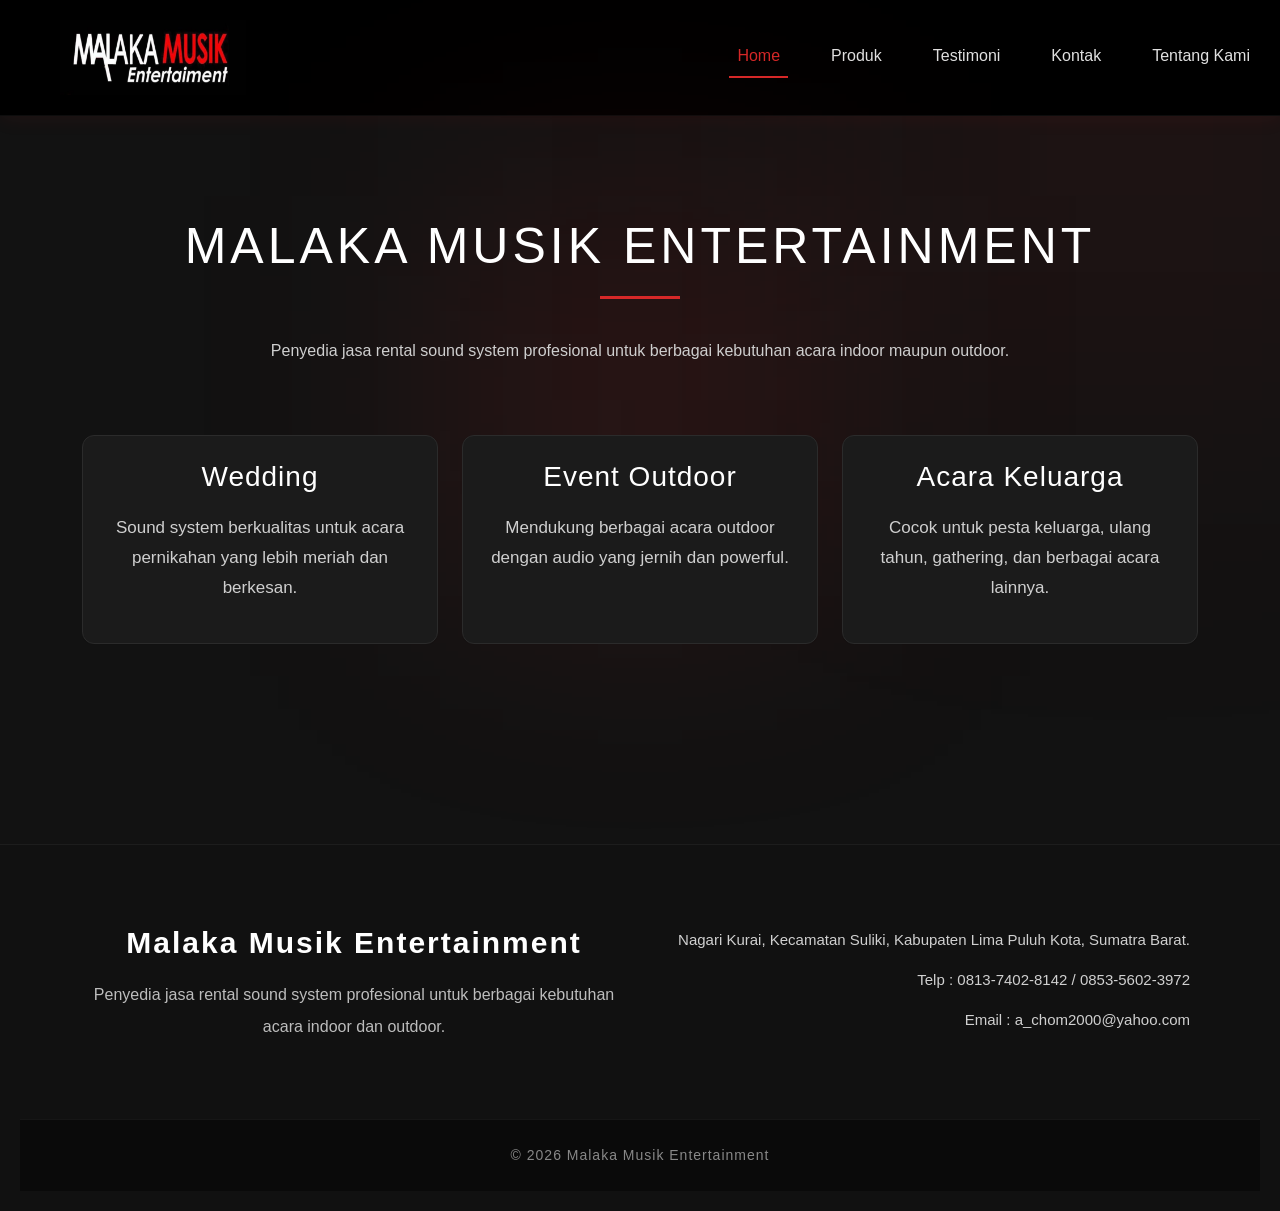
<file: home.html>
<!DOCTYPE html>
<html>
<head>
    <meta charset="UTF-8">
    <meta name="viewport" content="width=device-width, initial-scale=1">
    <title>Malaka Musik</title>
    <link href="https://cdn.jsdelivr.net/npm/bootstrap@5.3.2/dist/css/bootstrap.min.css" rel="stylesheet">
    <link rel="stylesheet" href="styles/styles.css">
</head>
<body>
    <nav class="navbar navbar-expand-lg custom-header">
        <div class="container-fluid">
            <a class="navbar-brand custom-logo" href="home.html">
                <img src="images/logo.jpeg" alt="Logo" width="186" height="74" class="ms-lg-5">
            </a>

            <button class="navbar-toggler" type="button" data-bs-toggle="collapse" data-bs-target="#navbarNav" aria-controls="navbarNav" aria-expanded="false" aria-label="Toggle navigation">
                <span class="navbar-toggler-icon"></span>
            </button>

            <div class="collapse navbar-collapse" id="navbarNav">
            <ul class="navbar-nav ms-auto custom-nav-links">
                <li class="nav-item">
                    <a class="nav-link active" href="home.html">Home</a>
                </li>
                <li class="nav-item">
                    <a class="nav-link" href="pages/produk.html">Produk</a>
                </li>
                <li class="nav-item">
                    <a class="nav-link" href="pages/testimoni.html">Testimoni</a>
                </li>
                <li class="nav-item">
                    <a class="nav-link" href="pages/kontak.html">Kontak</a>
                </li>
                <li class="nav-item">
                    <a class="nav-link" href="pages/about.html">Tentang Kami</a>
                </li>
            </ul>
            </div>
        </div>
    </nav>

    <section class="main-section">
        <div class="container text-center">
            <h1 class="section-title">MALAKA MUSIK ENTERTAINMENT</h1>
            <div class="line"></div>
            <p class="subtitle">Penyedia jasa rental sound system profesional untuk berbagai kebutuhan acara indoor maupun outdoor.</p>

            <div class="row g-4 mt-5">
                <div class="col-md-4">
                    <div class="custom-card p-4 h-100">
                        <h3 class="service-title">Wedding</h3>
                        <p class="service-text">Sound system berkualitas untuk acara pernikahan yang lebih meriah dan berkesan.                        </p>
                    </div>
                </div>

                <div class="col-md-4">
                    <div class="custom-card p-4 h-100">
                        <h3 class="service-title">Event Outdoor</h3>
                        <p class="service-text">Mendukung berbagai acara outdoor dengan audio yang jernih dan powerful.</p>
                    </div>
                </div>

                <div class="col-md-4">
                    <div class="custom-card p-4 h-100">
                        <h3 class="service-title">Acara Keluarga</h3>
                        <p class="service-text">Cocok untuk pesta keluarga, ulang tahun, gathering, dan berbagai acara lainnya.</p>
                    </div>
                </div>
            </div>
        </div>
    </section>

    <footer class="footer">
        <div class="container">
            <div class="footer-content">
                <div class="footer-left">
                    <h3 class="footer-title">Malaka Musik Entertainment</h3>
                    <p class="footer-text">Penyedia jasa rental sound system profesional untuk berbagai kebutuhan acara indoor dan outdoor.</p>
                </div>
                <div class="footer-right">
                    <p>Nagari Kurai, Kecamatan Suliki, Kabupaten Lima Puluh Kota, Sumatra Barat.</p>
                    <p>Telp : 0813-7402-8142 / 0853-5602-3972</p>
                    <p>Email : a_chom2000@yahoo.com</p>
                </div>
            </div>
        </div>
        <div class="footer-bottom">
            <p>© 2026 Malaka Musik Entertainment</p>
        </div>
    </footer>

    <script src="https://cdn.jsdelivr.net/npm/bootstrap@5.3.2/dist/js/bootstrap.bundle.min.js"></script>
</body>
</html>
</file>
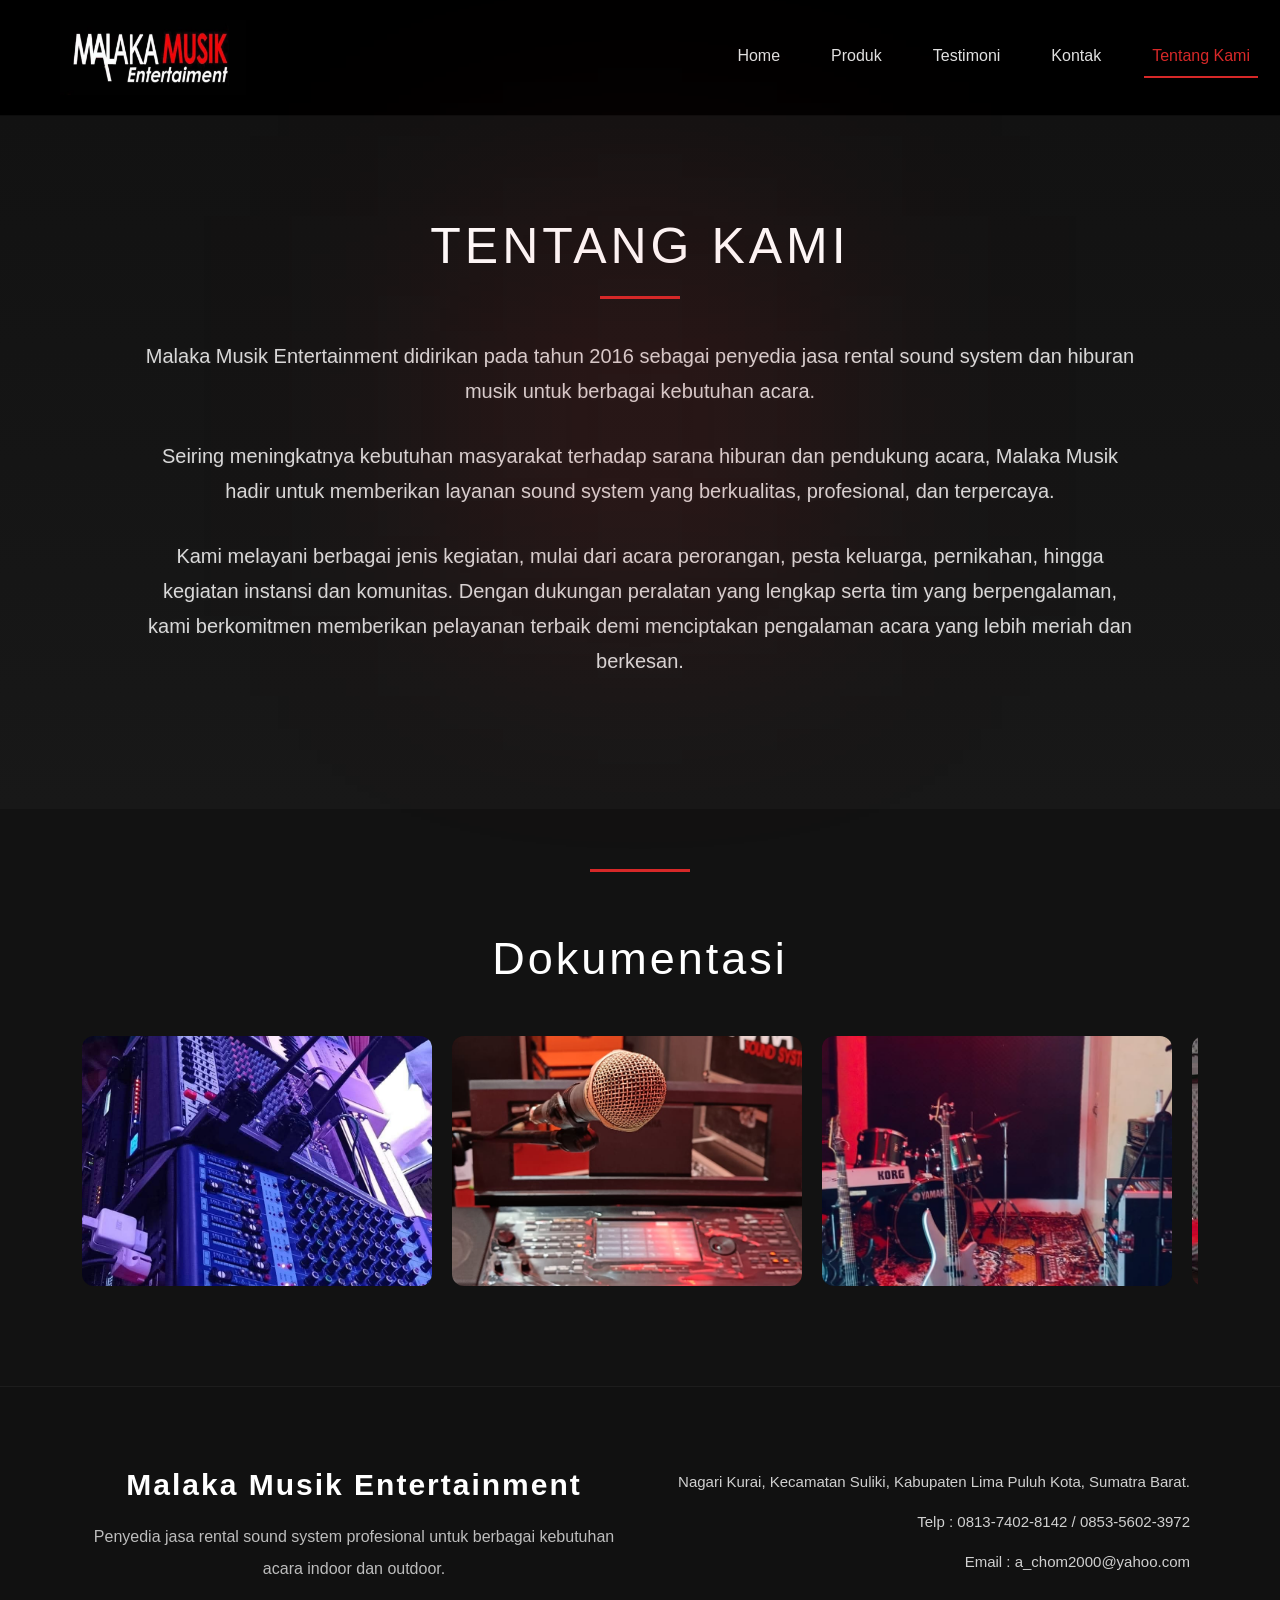
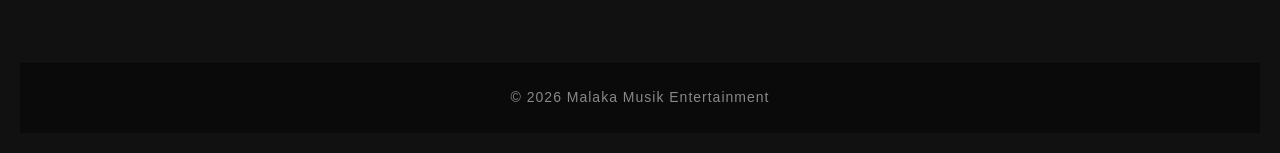
<file: pages/about.html>
<!DOCTYPE html>
<html lang="id">
<head>
    <meta charset="UTF-8">
    <meta name="viewport" content="width=device-width, initial-scale=1">
    <title>About Us - Malaka Musik</title>

    <link href="https://cdn.jsdelivr.net/npm/bootstrap@5.3.2/dist/css/bootstrap.min.css" rel="stylesheet">
    <link rel="stylesheet" href="../styles/styles.css">
</head>

<body>
    <nav class="navbar navbar-expand-lg custom-header">
        <div class="container-fluid">
            <a class="navbar-brand custom-logo" href="../home.html">
                <img src="../images/logo.jpeg" alt="Logo" width="186" height="74" class="ms-lg-5">
            </a>

            <button class="navbar-toggler" type="button" data-bs-toggle="collapse" data-bs-target="#navbarNav" aria-controls="navbarNav" aria-expanded="false" aria-label="Toggle navigation">
                <span class="navbar-toggler-icon"></span>
            </button>

            <div class="collapse navbar-collapse" id="navbarNav">
            <ul class="navbar-nav ms-auto custom-nav-links">
                <li class="nav-item">
                    <a class="nav-link" href="../home.html">Home</a>
                </li>
                <li class="nav-item">
                    <a class="nav-link" href="produk.html">Produk</a>
                </li>
                <li class="nav-item">
                    <a class="nav-link" href="testimoni.html">Testimoni</a>
                </li>
                <li class="nav-item">
                    <a class="nav-link" href="kontak.html">Kontak</a>
                </li>
                <li class="nav-item">
                    <a class="nav-link active" href="about.html">Tentang Kami</a>
                </li>
            </ul>
            </div>
        </div>
    </nav>
    <section class="about-section">
        <div class="container text-center">
            <h1 class="section-title">TENTANG KAMI</h1>
            <div class="line"></div>
            <p class="about-text">
                Malaka Musik Entertainment didirikan pada tahun 2016 sebagai penyedia jasa rental sound system dan hiburan musik untuk berbagai kebutuhan acara.
            </p>
            <p class="about-text">
                Seiring meningkatnya kebutuhan masyarakat terhadap sarana hiburan dan pendukung acara, Malaka Musik hadir untuk memberikan layanan sound system yang berkualitas, profesional, dan terpercaya.
            </p>
            <p class="about-text">
                Kami melayani berbagai jenis kegiatan, mulai dari acara perorangan, pesta keluarga, pernikahan, hingga kegiatan instansi dan komunitas. Dengan dukungan peralatan yang lengkap serta tim yang berpengalaman, kami berkomitmen memberikan pelayanan terbaik demi menciptakan pengalaman acara yang lebih meriah dan berkesan.
            </p>
        </div>
    </section>

    <section class="gallery-section">
        <div class="container">
            <div class="divider"></div>
            <h2 class="gallery-title text-center">Dokumentasi</h2>
            <div class="slider">
                <div class="slide-track">
                    <img src="../images/produk1.jpeg" class="gallery-img">
                    <img src="../images/produk2.jpeg" class="gallery-img">
                    <img src="../images/produk3.jpeg" class="gallery-img">
                    <img src="../images/produk4.jpeg" class="gallery-img">
                    <img src="../images/produk5.jpeg" class="gallery-img">
                    <img src="../images/produk6.jpeg" class="gallery-img">
                </div>
            </div>
        </div>
    </section>

    <footer class="footer">
        <div class="container">
            <div class="footer-content">
                <div class="footer-left">
                    <h3 class="footer-title">Malaka Musik Entertainment</h3>
                    <p class="footer-text">Penyedia jasa rental sound system profesional untuk berbagai kebutuhan acara indoor dan outdoor.</p>
                </div>
                <div class="footer-right">
                    <p>Nagari Kurai, Kecamatan Suliki, Kabupaten Lima Puluh Kota, Sumatra Barat.</p>
                    <p>Telp : 0813-7402-8142 / 0853-5602-3972</p>
                    <p>Email : a_chom2000@yahoo.com</p>
                </div>
            </div>
        </div>
        <div class="footer-bottom">
            <p>© 2026 Malaka Musik Entertainment</p>
        </div>
    </footer>

    <script src="https://cdn.jsdelivr.net/npm/bootstrap@5.3.2/dist/js/bootstrap.bundle.min.js"></script>
</body>
</html>
</file>
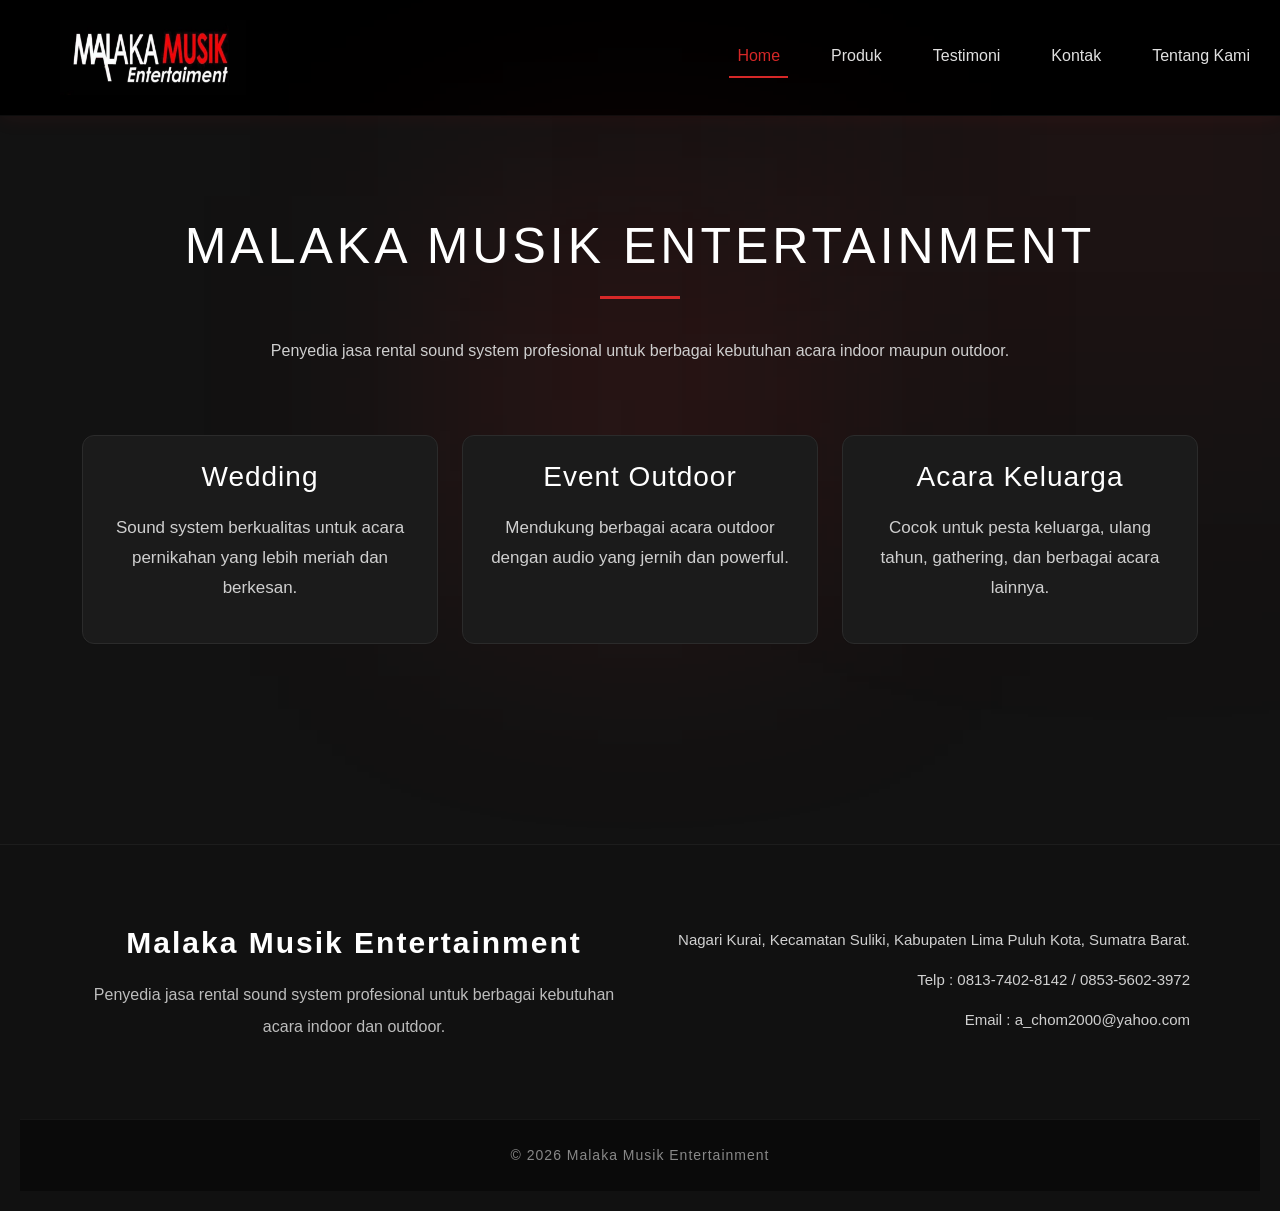
<file: pages/home.html>
<!DOCTYPE html>
<html>
<head>
    <title>Malaka Musik</title>
    <link href="https://cdn.jsdelivr.net/npm/bootstrap@5.3.2/dist/css/bootstrap.min.css" rel="stylesheet">
    <link rel="stylesheet" href="../styles/styles.css">
</head>
<body>
    <nav class="navbar navbar-expand-lg custom-header">
        <div class="container-fluid">
            <a class="navbar-brand custom-logo" href="home.html">
                <img src="../images/logo.jpeg" alt="Logo" width="186" height="74" class="ms-5">
            </a>

            <ul class="navbar-nav ms-auto custom-nav-links">
                <li class="nav-item">
                    <a class="nav-link active" href="home.html">Home</a>
                </li>
                <li class="nav-item">
                    <a class="nav-link" href="produk.html">Produk</a>
                </li>
                <li class="nav-item">
                    <a class="nav-link" href="testimoni.html">Testimoni</a>
                </li>
                <li class="nav-item">
                    <a class="nav-link" href="kontak.html">Kontak</a>
                </li>
                <li class="nav-item">
                    <a class="nav-link" href="about.html">Tentang Kami</a>
                </li>
            </ul>
        </div>
    </nav>

    <section class="main-section">
        <div class="container text-center">
            <h1 class="section-title">MALAKA MUSIK ENTERTAINMENT</h1>
            <div class="line"></div>
            <p class="subtitle">Penyedia jasa rental sound system profesional untuk berbagai kebutuhan acara indoor maupun outdoor.</p>

            <div class="row g-4 mt-5">
                <div class="col-md-4">
                    <div class="custom-card p-4 h-100">
                        <h3 class="service-title">Wedding</h3>
                        <p class="service-text">Sound system berkualitas untuk acara pernikahan yang lebih meriah dan berkesan.                        </p>
                    </div>
                </div>

                <div class="col-md-4">
                    <div class="custom-card p-4 h-100">
                        <h3 class="service-title">Event Outdoor</h3>
                        <p class="service-text">Mendukung berbagai acara outdoor dengan audio yang jernih dan powerful.</p>
                    </div>
                </div>

                <div class="col-md-4">
                    <div class="custom-card p-4 h-100">
                        <h3 class="service-title">Acara Keluarga</h3>
                        <p class="service-text">Cocok untuk pesta keluarga, ulang tahun, gathering, dan berbagai acara lainnya.</p>
                    </div>
                </div>
            </div>
        </div>
    </section>

    <footer class="footer">
        <div class="container">
            <div class="footer-content">
                <div class="footer-left">
                    <h3 class="footer-title">Malaka Musik Entertainment</h3>
                    <p class="footer-text">Penyedia jasa rental sound system profesional untuk berbagai kebutuhan acara indoor dan outdoor.</p>
                </div>
                <div class="footer-right">
                    <p>Nagari Kurai, Kecamatan Suliki, Kabupaten Lima Puluh Kota, Sumatra Barat.</p>
                    <p>Telp : 0813-7402-8142 / 0853-5602-3972</p>
                    <p>Email : a_chom2000@yahoo.com</p>
                </div>
            </div>
        </div>
        <div class="footer-bottom">
            <p>© 2026 Malaka Musik Entertainment</p>
        </div>
    </footer>
</body>
</html>
</file>
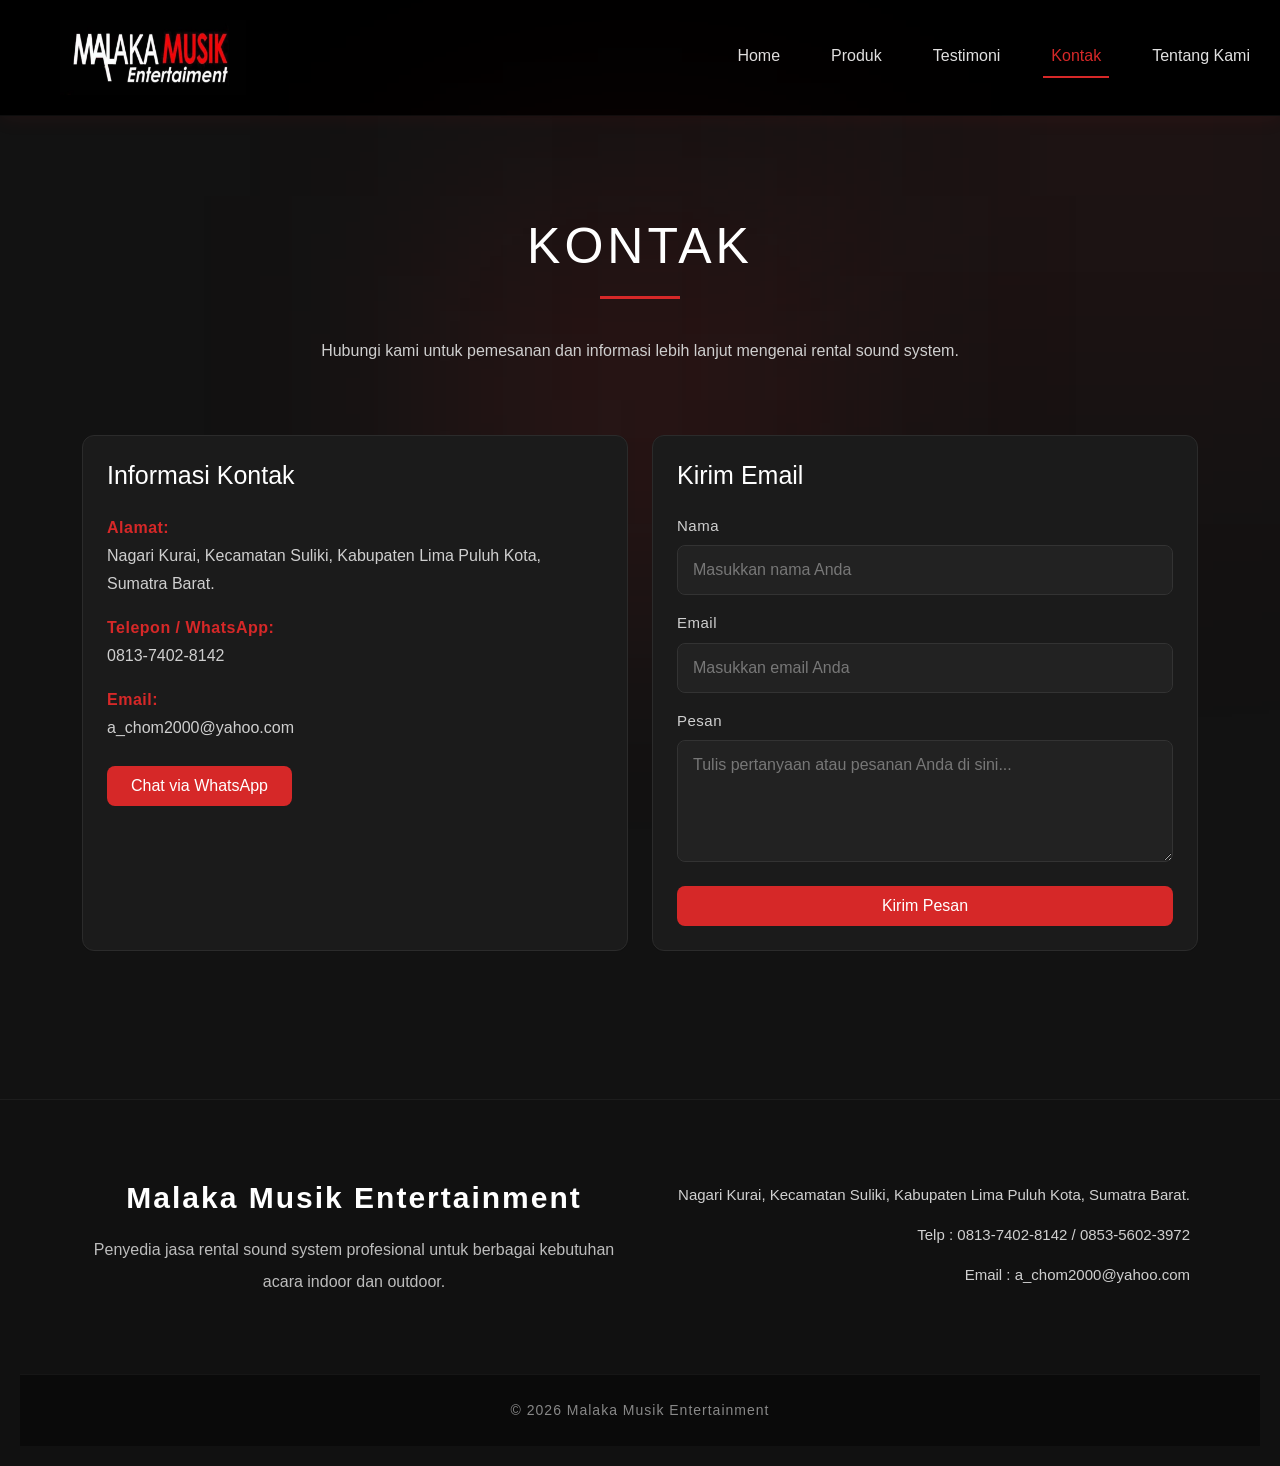
<file: pages/kontak.html>
<!DOCTYPE html>
<html>
<head>
    <meta charset="UTF-8">
    <meta name="viewport" content="width=device-width, initial-scale=1.0">
    <title>Kontak - Malaka Musik</title>
    <link href="https://cdn.jsdelivr.net/npm/bootstrap@5.3.2/dist/css/bootstrap.min.css" rel="stylesheet">
    <link rel="stylesheet" href="../styles/styles.css">
    <script src="../script/script.js"></script>
</head>

<body>
    <nav class="navbar navbar-expand-lg custom-header">
        <div class="container-fluid">
            <a class="navbar-brand custom-logo" href="../home.html">
                <img src="../images/logo.jpeg" alt="Logo Malaka Musik" width="186" height="74" class="ms-lg-5">
            </a>

            <button class="navbar-toggler" type="button" data-bs-toggle="collapse" data-bs-target="#navbarNav" aria-controls="navbarNav" aria-expanded="false" aria-label="Toggle navigation">
                <span class="navbar-toggler-icon"></span>
            </button>

            <div class="collapse navbar-collapse" id="navbarNav">
            <ul class="navbar-nav ms-auto custom-nav-links">
                <li class="nav-item">
                    <a class="nav-link" href="../home.html">Home</a>
                </li>
                <li class="nav-item">
                    <a class="nav-link" href="produk.html">Produk</a>
                </li>
                <li class="nav-item">
                    <a class="nav-link" href="testimoni.html">Testimoni</a>
                </li>
                <li class="nav-item">
                    <a class="nav-link active" href="kontak.html">Kontak</a>
                </li>
                <li class="nav-item">
                    <a class="nav-link" href="about.html">Tentang Kami</a>
                </li>
            </ul>
            </div>
        </div>
    </nav>

    <section class="kontak-section">
        <div class="container">
            <div class="text-center mb-5">
                <h1 class="section-title">KONTAK</h1>
                <div class="line mx-auto"></div>
                <p class="subtitle mt-3">
                    Hubungi kami untuk pemesanan dan informasi lebih lanjut mengenai rental sound system.
                </p>
            </div>
            
            <div class="row g-4 mt-4">
                <div class="col-lg-6">
                    <div class="custom-card kontak-info p-4 h-100">
                        <h3 class="mb-4">Informasi Kontak</h3>
                        <p><strong>Alamat:</strong><br>Nagari Kurai, Kecamatan Suliki, Kabupaten Lima Puluh Kota, Sumatra Barat.</p>
                        <p class="mt-3"><strong>Telepon / WhatsApp:</strong><br>0813-7402-8142</p>
                        <p class="mt-3"><strong>Email:</strong><br>a_chom2000@yahoo.com</p>
                        <div class="mt-4">
                            <a href="https://wa.me/6281374028142" target="_blank" class="custom-btn px-4 py-2 d-inline-block text-decoration-none">
                                Chat via WhatsApp
                            </a>
                        </div>
                    </div>
                </div>
                <div class="col-lg-6">
                    <div class="custom-card kontak-form p-4 h-100">
                        <h3 class="mb-4">Kirim Email</h3>
                        <form id="contactForm">
                            <div class="mb-3">
                                <label for="nama" class="form-label">Nama</label>
                                <input type="text" class="form-control" id="nama" placeholder="Masukkan nama Anda">
                            </div>
                            <div class="mb-3">
                                <label for="email" class="form-label">Email</label>
                                <input type="email" class="form-control" id="email" placeholder="Masukkan email Anda">
                            </div>
                            <div class="mb-3">
                                <label for="pesan" class="form-label">Pesan</label>
                                <textarea class="form-control" id="pesan" rows="4" placeholder="Tulis pertanyaan atau pesanan Anda di sini..."></textarea>
                            </div>
                            <button type="button" class="custom-btn w-100 py-2 mt-2" onclick="kirimEmail()">Kirim Pesan</button>
                        </form>
                    </div>
                </div>
            </div>
        </div>
    </section>

    <footer class="footer mt-5">
        <div class="container">
            <div class="footer-content">
                <div class="footer-left">
                    <h3 class="footer-title">Malaka Musik Entertainment</h3>
                    <p class="footer-text">Penyedia jasa rental sound system profesional untuk berbagai kebutuhan acara indoor dan outdoor.</p>
                </div>
                <div class="footer-right">
                    <p>Nagari Kurai, Kecamatan Suliki, Kabupaten Lima Puluh Kota, Sumatra Barat.</p>
                    <p>Telp : 0813-7402-8142 / 0853-5602-3972</p>
                    <p>Email : a_chom2000@yahoo.com</p>
                </div>
            </div>
        </div>
        <div class="footer-bottom">
            <p>&copy; 2026 Malaka Musik Entertainment</p>
        </div>
    </footer>

    <script src="https://cdn.jsdelivr.net/npm/bootstrap@5.3.2/dist/js/bootstrap.bundle.min.js"></script>
</body>
</html>
</file>
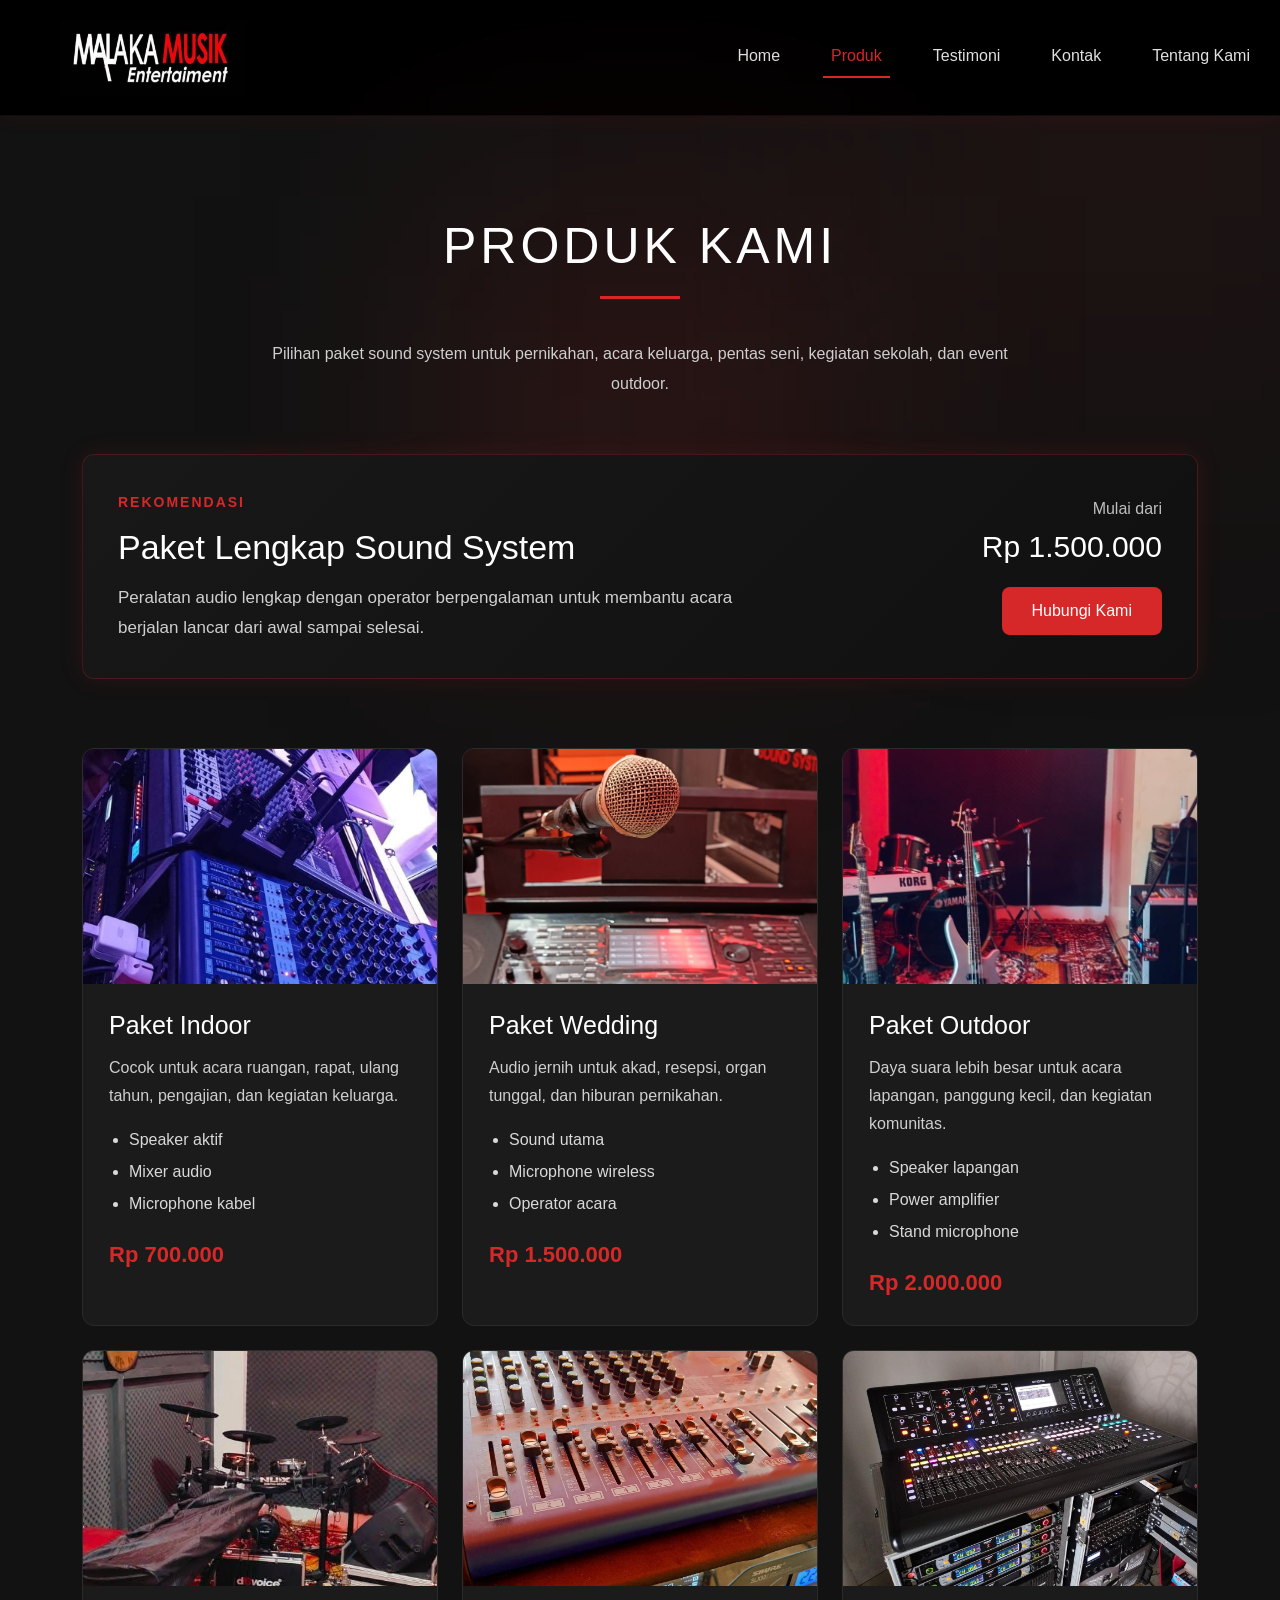
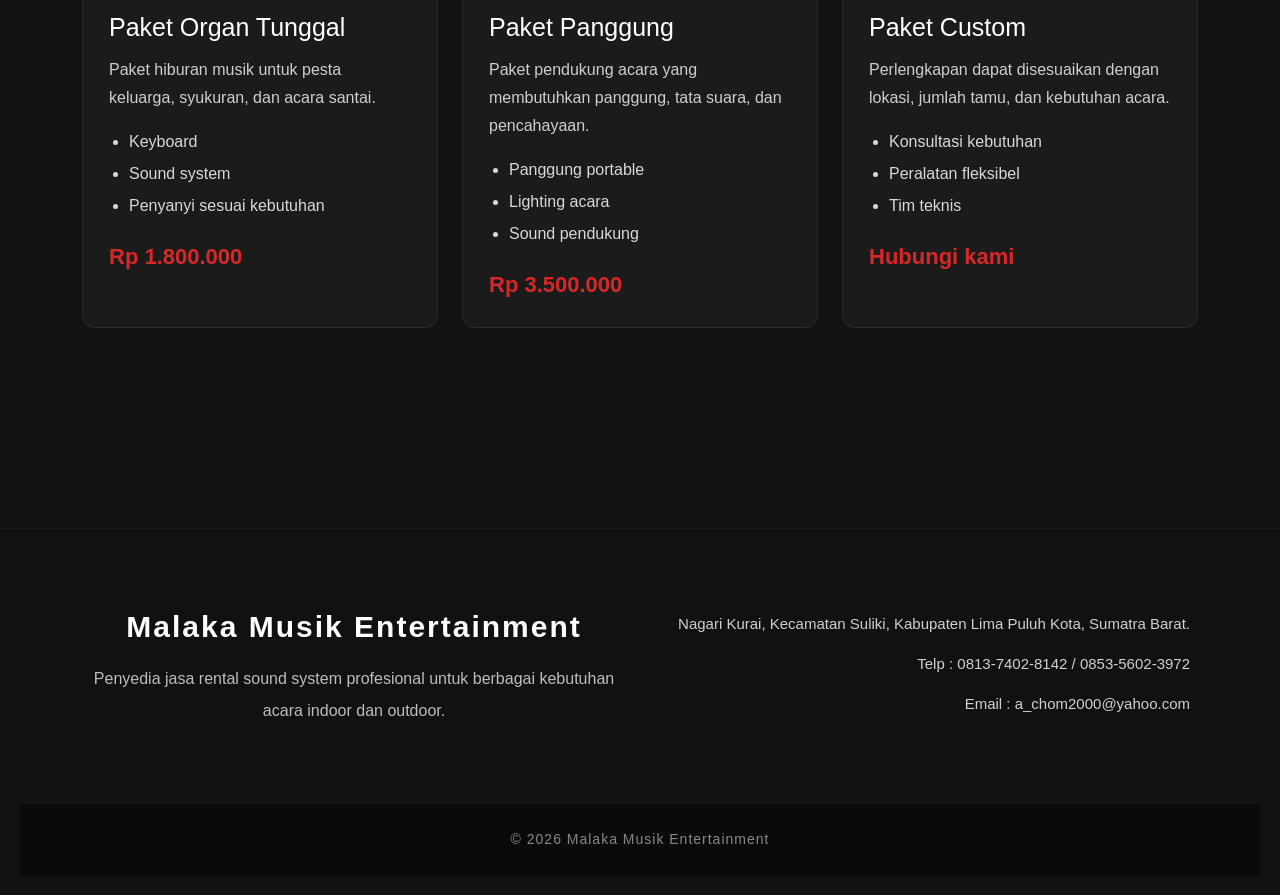
<file: pages/produk.html>
<!DOCTYPE html>
<html lang="id">
<head>
    <meta charset="UTF-8">
    <meta name="viewport" content="width=device-width, initial-scale=1">
    <title>Produk - Malaka Musik</title>

    <link href="https://cdn.jsdelivr.net/npm/bootstrap@5.3.2/dist/css/bootstrap.min.css" rel="stylesheet">
    <link rel="stylesheet" href="../styles/styles.css">
</head>

<body>
    <nav class="navbar navbar-expand-lg custom-header">
        <div class="container-fluid">
            <a class="navbar-brand custom-logo" href="../home.html">
                <img src="../images/logo.jpeg" alt="Logo Malaka Musik" width="186" height="74" class="ms-lg-5">
            </a>

            <button class="navbar-toggler" type="button" data-bs-toggle="collapse" data-bs-target="#navbarNav" aria-controls="navbarNav" aria-expanded="false" aria-label="Toggle navigation">
                <span class="navbar-toggler-icon"></span>
            </button>

            <div class="collapse navbar-collapse" id="navbarNav">
            <ul class="navbar-nav ms-auto custom-nav-links">
                <li class="nav-item">
                    <a class="nav-link" href="../home.html">Home</a>
                </li>
                <li class="nav-item">
                    <a class="nav-link active" href="produk.html">Produk</a>
                </li>
                <li class="nav-item">
                    <a class="nav-link" href="testimoni.html">Testimoni</a>
                </li>
                <li class="nav-item">
                    <a class="nav-link" href="kontak.html">Kontak</a>
                </li>
                <li class="nav-item">
                    <a class="nav-link" href="about.html">Tentang Kami</a>
                </li>
            </ul>
            </div>
        </div>
    </nav>

    <section class="produk-section">
        <div class="container">
            <div class="text-center">
                <h1 class="section-title">PRODUK KAMI</h1>
                <div class="line"></div>
                <p class="subtitle produk-subtitle">
                    Pilihan paket sound system untuk pernikahan, acara keluarga, pentas seni, kegiatan sekolah, dan event outdoor.
                </p>
            </div>

            <div class="produk-highlight">
                <div class="highlight-text">
                    <span class="produk-label">Rekomendasi</span>
                    <h2>Paket Lengkap Sound System</h2>
                    <p>
                        Peralatan audio lengkap dengan operator berpengalaman untuk membantu acara berjalan lancar dari awal sampai selesai.
                    </p>
                </div>
                <div class="highlight-info">
                    <p>Mulai dari</p>
                    <h3>Rp 1.500.000</h3>
                    <a href="kontak.html" class="custom-btn produk-btn">Hubungi Kami</a>
                </div>
            </div>

            <div class="row g-4 produk-grid">
                <div class="col-lg-4 col-md-6">
                    <article class="produk-card">
                        <img src="../images/produk1.jpeg" alt="Paket sound system indoor" class="produk-img">
                        <div class="produk-content">
                            <h3>Paket Indoor</h3>
                            <p>Cocok untuk acara ruangan, rapat, ulang tahun, pengajian, dan kegiatan keluarga.</p>
                            <ul>
                                <li>Speaker aktif</li>
                                <li>Mixer audio</li>
                                <li>Microphone kabel</li>
                            </ul>
                            <div class="produk-price">Rp 700.000</div>
                        </div>
                    </article>
                </div>

                <div class="col-lg-4 col-md-6">
                    <article class="produk-card">
                        <img src="../images/produk2.jpeg" alt="Paket sound system wedding" class="produk-img">
                        <div class="produk-content">
                            <h3>Paket Wedding</h3>
                            <p>Audio jernih untuk akad, resepsi, organ tunggal, dan hiburan pernikahan.</p>
                            <ul>
                                <li>Sound utama</li>
                                <li>Microphone wireless</li>
                                <li>Operator acara</li>
                            </ul>
                            <div class="produk-price">Rp 1.500.000</div>
                        </div>
                    </article>
                </div>

                <div class="col-lg-4 col-md-6">
                    <article class="produk-card">
                        <img src="../images/produk3.jpeg" alt="Paket sound system outdoor" class="produk-img">
                        <div class="produk-content">
                            <h3>Paket Outdoor</h3>
                            <p>Daya suara lebih besar untuk acara lapangan, panggung kecil, dan kegiatan komunitas.</p>
                            <ul>
                                <li>Speaker lapangan</li>
                                <li>Power amplifier</li>
                                <li>Stand microphone</li>
                            </ul>
                            <div class="produk-price">Rp 2.000.000</div>
                        </div>
                    </article>
                </div>

                <div class="col-lg-4 col-md-6">
                    <article class="produk-card">
                        <img src="../images/produk4.jpeg" alt="Paket organ tunggal" class="produk-img">
                        <div class="produk-content">
                            <h3>Paket Organ Tunggal</h3>
                            <p>Paket hiburan musik untuk pesta keluarga, syukuran, dan acara santai.</p>
                            <ul>
                                <li>Keyboard</li>
                                <li>Sound system</li>
                                <li>Penyanyi sesuai kebutuhan</li>
                            </ul>
                            <div class="produk-price">Rp 1.800.000</div>
                        </div>
                    </article>
                </div>

                <div class="col-lg-4 col-md-6">
                    <article class="produk-card">
                        <img src="../images/produk5.jpeg" alt="Paket panggung dan lighting" class="produk-img">
                        <div class="produk-content">
                            <h3>Paket Panggung</h3>
                            <p>Paket pendukung acara yang membutuhkan panggung, tata suara, dan pencahayaan.</p>
                            <ul>
                                <li>Panggung portable</li>
                                <li>Lighting acara</li>
                                <li>Sound pendukung</li>
                            </ul>
                            <div class="produk-price">Rp 3.500.000</div>
                        </div>
                    </article>
                </div>

                <div class="col-lg-4 col-md-6">
                    <article class="produk-card">
                        <img src="../images/produk6.jpeg" alt="Paket custom event" class="produk-img">
                        <div class="produk-content">
                            <h3>Paket Custom</h3>
                            <p>Perlengkapan dapat disesuaikan dengan lokasi, jumlah tamu, dan kebutuhan acara.</p>
                            <ul>
                                <li>Konsultasi kebutuhan</li>
                                <li>Peralatan fleksibel</li>
                                <li>Tim teknis</li>
                            </ul>
                            <div class="produk-price">Hubungi kami</div>
                        </div>
                    </article>
                </div>
            </div>
        </div>
    </section>

    <footer class="footer">
        <div class="container">
            <div class="footer-content">
                <div class="footer-left">
                    <h3 class="footer-title">Malaka Musik Entertainment</h3>
                    <p class="footer-text">Penyedia jasa rental sound system profesional untuk berbagai kebutuhan acara indoor dan outdoor.</p>
                </div>
                <div class="footer-right">
                    <p>Nagari Kurai, Kecamatan Suliki, Kabupaten Lima Puluh Kota, Sumatra Barat.</p>
                    <p>Telp : 0813-7402-8142 / 0853-5602-3972</p>
                    <p>Email : a_chom2000@yahoo.com</p>
                </div>
            </div>
        </div>
        <div class="footer-bottom">
            <p>&copy; 2026 Malaka Musik Entertainment</p>
        </div>
    </footer>

    <script src="https://cdn.jsdelivr.net/npm/bootstrap@5.3.2/dist/js/bootstrap.bundle.min.js"></script>
</body>
</html>
</file>
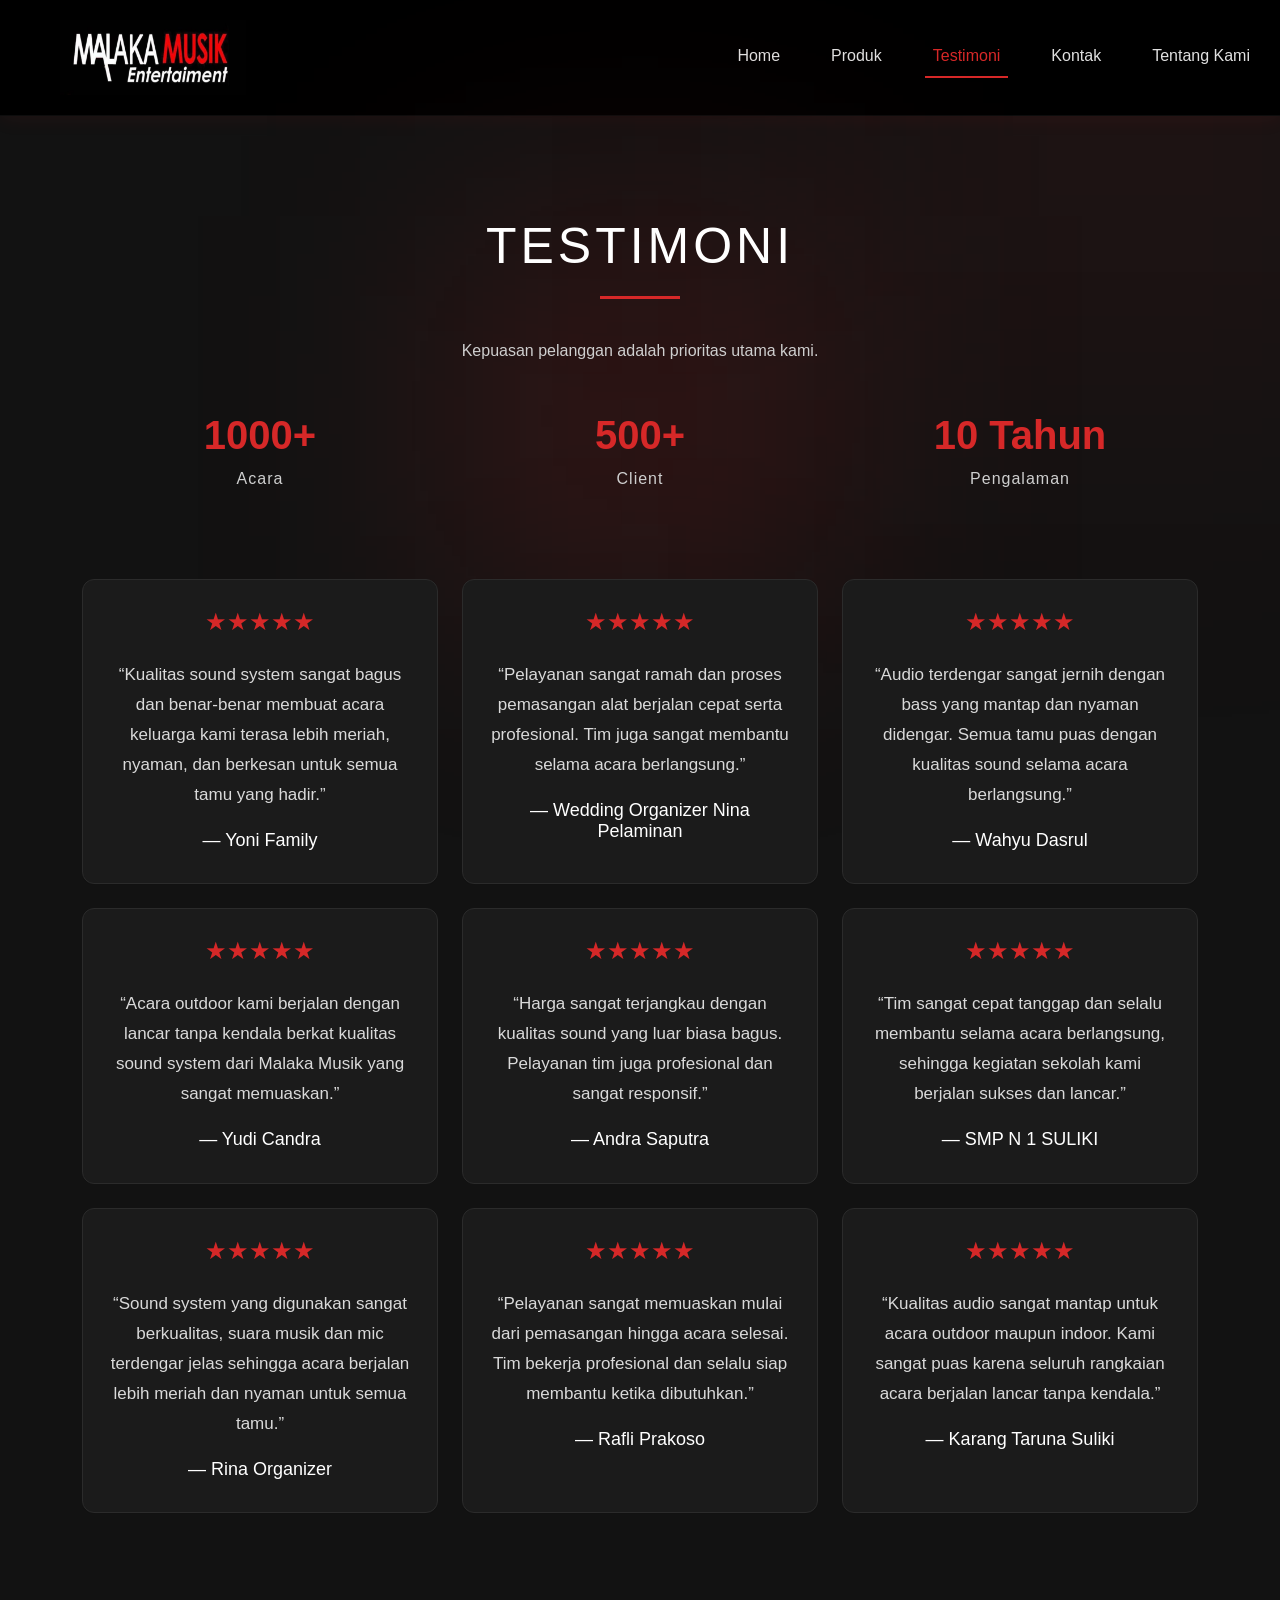
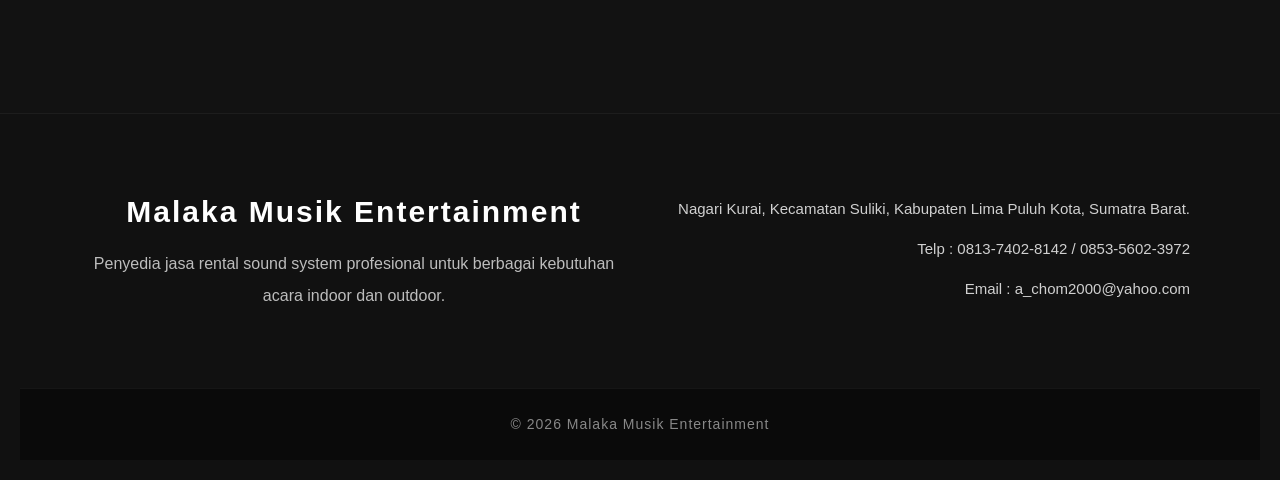
<file: pages/testimoni.html>
<!DOCTYPE html>
<html lang="id">
<head>
    <meta charset="UTF-8">
    <meta name="viewport" content="width=device-width, initial-scale=1.0">
    <title>Testimoni - Malaka Musik</title>

    <link
        href="https://cdn.jsdelivr.net/npm/bootstrap@5.3.2/dist/css/bootstrap.min.css" rel="stylesheet">
    <link rel="stylesheet" href="../styles/styles.css">
</head>

<body>
    <nav class="navbar navbar-expand-lg custom-header">
        <div class="container-fluid">
            <a class="navbar-brand" href="../home.html">
                <img src="../images/logo.jpeg" width="186" height="74" class="ms-lg-5">
            </a>

            <button class="navbar-toggler" type="button" data-bs-toggle="collapse" data-bs-target="#navbarNav" aria-controls="navbarNav" aria-expanded="false" aria-label="Toggle navigation">
                <span class="navbar-toggler-icon"></span>
            </button>

            <div class="collapse navbar-collapse" id="navbarNav">
            <ul class="navbar-nav ms-auto custom-nav-links">
                <li class="nav-item">
                    <a class="nav-link" href="../home.html">Home</a>
                </li>
                <li class="nav-item">
                    <a class="nav-link" href="produk.html">Produk</a>
                </li>
                <li class="nav-item">
                    <a class="nav-link active" href="testimoni.html">Testimoni</a>
                </li>
                <li class="nav-item">
                    <a class="nav-link" href="kontak.html">Kontak</a>
                </li>
                <li class="nav-item">
                    <a class="nav-link" href="about.html">Tentang Kami</a>
                </li>
            </ul>
            </div>
        </div>
    </nav>

    <section class="testimoni-section">
        <div class="container text-center">
            <h1 class="section-title">TESTIMONI</h1>
            <div class="line"></div>
            <p class="subtitle">Kepuasan pelanggan adalah prioritas utama kami.</p>

            <div class="stats row mt-5">
                <div class="col-md-4">
                    <h2>1000+</h2>
                    <p>Acara</p>
                </div>
                <div class="col-md-4">
                    <h2>500+</h2>
                    <p>Client</p>
                </div>
                <div class="col-md-4">
                    <h2>10 Tahun</h2>
                    <p>Pengalaman</p>
                </div>
            </div>
            <div class="row g-4 justify-content-center mt-5">

                <div class="col-md-4">
                    <div class="custom-card p-4 h-100">
                        <div class="stars">★★★★★</div>
                        <p class="testimonial-text">
                            “Kualitas sound system sangat bagus dan benar-benar membuat acara keluarga kami terasa lebih meriah, nyaman, dan berkesan untuk semua tamu yang hadir.”
                        </p>
                        <h5 class="client-name">— Yoni Family</h5>
                    </div>
                </div>

                <div class="col-md-4">
                    <div class="custom-card p-4 h-100">
                        <div class="stars">★★★★★</div>
                        <p class="testimonial-text">
                            “Pelayanan sangat ramah dan proses pemasangan alat berjalan cepat serta profesional. Tim juga sangat membantu selama acara berlangsung.”
                        </p>
                        <h5 class="client-name">
                            — Wedding Organizer Nina Pelaminan
                        </h5>
                    </div>
                </div>

                <div class="col-md-4">
                    <div class="custom-card p-4 h-100">
                        <div class="stars">★★★★★</div>
                        <p class="testimonial-text">
                            “Audio terdengar sangat jernih dengan bass yang mantap dan nyaman didengar. Semua tamu puas dengan kualitas sound selama acara berlangsung.”
                        </p>
                        <h5 class="client-name">— Wahyu Dasrul</h5>
                    </div>
                </div>

                <div class="col-md-4">
                    <div class="custom-card p-4 h-100">
                        <div class="stars">★★★★★</div>
                        <p class="testimonial-text">
                            “Acara outdoor kami berjalan dengan lancar tanpa kendala berkat kualitas sound system dari Malaka Musik yang sangat memuaskan.”
                        </p>
                        <h5 class="client-name">— Yudi Candra</h5>
                    </div>
                </div>

                <div class="col-md-4">
                    <div class="custom-card p-4 h-100">
                        <div class="stars">★★★★★</div>
                        <p class="testimonial-text">
                            “Harga sangat terjangkau dengan kualitas sound yang luar biasa bagus. Pelayanan tim juga profesional dan sangat responsif.”
                        </p>
                        <h5 class="client-name">— Andra Saputra</h5>
                    </div>
                </div>

                <div class="col-md-4">
                    <div class="custom-card p-4 h-100">
                        <div class="stars">★★★★★</div>
                        <p class="testimonial-text">
                            “Tim sangat cepat tanggap dan selalu membantu selama acara berlangsung, sehingga kegiatan sekolah kami berjalan sukses dan lancar.”
                        </p>
                        <h5 class="client-name">— SMP N 1 SULIKI</h5>
                    </div>
                </div>

                <div class="col-md-4">
                    <div class="custom-card p-4 h-100">
                        <div class="stars">★★★★★</div>
                        <p class="testimonial-text">
                            “Sound system yang digunakan sangat berkualitas, suara musik dan mic terdengar jelas sehingga acara berjalan lebih meriah dan nyaman untuk semua tamu.”
                        </p>
                        <h5 class="client-name">— Rina Organizer</h5>
                    </div>
                </div>

                <div class="col-md-4">
                    <div class="custom-card p-4 h-100">
                        <div class="stars">★★★★★</div>
                        <p class="testimonial-text">
                            “Pelayanan sangat memuaskan mulai dari pemasangan hingga acara selesai. Tim bekerja profesional dan selalu siap membantu ketika dibutuhkan.”
                        </p>
                        <h5 class="client-name">— Rafli Prakoso</h5>
                    </div>
                </div>
                <div class="col-md-4">
                    <div class="custom-card p-4 h-100">
                        <div class="stars">★★★★★</div>
                        <p class="testimonial-text">
                            “Kualitas audio sangat mantap untuk acara outdoor maupun indoor. Kami sangat puas karena seluruh rangkaian acara berjalan lancar tanpa kendala.”
                        </p>
                        <h5 class="client-name">— Karang Taruna Suliki</h5>
                    </div>
                </div>
            </div>
        </div>
    </section>

    <footer class="footer">
        <div class="container">
            <div class="footer-content">
                <div class="footer-left">
                    <h3 class="footer-title">Malaka Musik Entertainment</h3>
                    <p class="footer-text">Penyedia jasa rental sound system profesional untuk berbagai kebutuhan acara indoor dan outdoor.</p>
                </div>
                <div class="footer-right">
                    <p>Nagari Kurai, Kecamatan Suliki, Kabupaten Lima Puluh Kota, Sumatra Barat.</p>
                    <p>Telp : 0813-7402-8142 / 0853-5602-3972</p>
                    <p>Email : a_chom2000@yahoo.com</p>
                </div>
            </div>
        </div>
        <div class="footer-bottom">
            <p>© 2026 Malaka Musik Entertainment</p>
        </div>
    </footer>

    <script src="https://cdn.jsdelivr.net/npm/bootstrap@5.3.2/dist/js/bootstrap.bundle.min.js"></script>
</body>
</html>
</file>
<file: styles/styles.css>
body{
background:#121212;
font-family:Arial,sans-serif;
overflow-x:hidden;
}

.custom-header{
background:#000;
padding:15px 0;
}

.custom-nav-links{
gap:15px;
}

.custom-nav-links .nav-link{
color:#e0e0e0 !important;
margin:0 10px;
transition:0.3s;
}

.custom-nav-links .nav-link:hover{
color:#fff !important;
}

.custom-nav-links .nav-link.active{
color:#d62828 !important;
border-bottom:2px solid #d62828;
}

.testimoni-section{
padding: 100px 0;
    position: relative;
}

.testimoni-section::before {
    content: "";
    position: absolute;

    width: 400px;
    height: 400px;

    background: rgba(214, 40, 40, 0.15);

    filter: blur(120px);

    top: 100px;
    left: 50%;

    transform: translateX(-50%);
    z-index: 0;
}

.testimoni-section .container {
    position: relative;
    z-index: 1;
}


.section-title{
color:white;
font-size:50px;
letter-spacing:4px;
}

.line{
width:80px;
height:3px;
background:#d62828;
margin:20px auto 40px;
}

.subtitle{
color:#cfcfcf;
}

.custom-card{
background:#1b1b1b;
border:1px solid #2b2b2b;
border-radius:12px;

transition:0.4s ease;

backdrop-filter: blur(10px);
}

.custom-card:hover{
transform:translateY(-10px) scale(1.02);

border-color:#d62828;

box-shadow: 0 0 20px rgba(214,40,40,0.3);
}

.stars{
color:#d62828;
font-size:24px;
margin-bottom:20px;
}

.testimonial-text{
color:#d9d9d9;
line-height:30px;
font-size:17px;
}

.client-name{
color:white;
margin-top:20px;
font-size:18px;
}

.footer{
background:black;
color:#888;
text-align:center;
padding:20px;
margin-top:80px;
}

.stats h2{
color:#d62828;
font-size:40px;
font-weight:bold;
}

.stats p{
color:#cfcfcf;
font-size:16px;
letter-spacing:1px;
}




.about-text{
color:#d9d9d9;

line-height:35px;

font-size:20px;

max-width:1000px;

margin:auto;

margin-bottom:30px;

text-shadow:0 0 5px rgba(255,255,255,0.1);
}

.about-section{
position:relative;
padding:100px 0;
}

.about-section::before{
content:"";

position:absolute;

width:400px;
height:400px;

background:rgba(214,40,40,0.12);

filter:blur(120px);

top:100px;
left:50%;

transform:translateX(-50%);
}

.gallery-img{
border-radius:12px;

transition:0.4s ease;
}

.gallery-img:hover{
transform:scale(1.03);

box-shadow:0 0 20px rgba(214,40,40,0.3);
}

.gallery-title{
color:white;

font-size:45px;

margin-bottom:50px;

letter-spacing:3px;
}

.divider{
width:100px;
height:3px;

background:#d62828;

margin:60px auto;
}

.slider{
overflow:hidden;

position:relative;

margin-top:50px;
}

.slide-track{
display:flex;

width:calc(350px * 12);

animation:scroll 25s linear infinite;

gap:20px;
}

.gallery-img{
width:350px;

height:250px;

object-fit:cover;

border-radius:12px;

transition:0.4s ease;
}

.gallery-img:hover{
transform:scale(1.03);

box-shadow:0 0 20px rgba(214,40,40,0.3);
}

@keyframes scroll{

0%{
transform:translateX(0);
}

100%{
transform:translateX(calc(-350px * 6));
}

}

.slide-track:hover{
animation-play-state:paused;
}

body::before{
content:"";
position:fixed;

width:500px;
height:500px;

background:rgba(214,40,40,0.08);

filter:blur(150px);

top:-100px;
right:-100px;

z-index:-1;
}

.about-section{
background:linear-gradient(
to bottom,
#121212,
#181818
);
}

.about-section,
.gallery-section{
animation:fadeUp 1s ease;
}

@keyframes fadeUp{
from{
opacity:0;
transform:translateY(30px);
}

to{
opacity:1;
transform:translateY(0);
}
}

.custom-header{
border-bottom:1px solid rgba(255,255,255,0.05);

box-shadow:0 2px 20px rgba(214,40,40,0.08);
}


/* Home Section */
.main-section{
padding:100px 0;
position:relative;
}

.main-section::before{
    content:"";
    position:absolute;
    width:400px;
    height:400px;
    background:rgba(214,40,40,0.12);
    filter:blur(120px);
    top:80px;
    left:50%;
    transform:translateX(-50%);
    z-index:0;
}

.main-section .container{
    position:relative;
    z-index:1;
}

.service-title{
    color:white;
    font-size:28px;
    margin-bottom:20px;
    letter-spacing:1px;
}

.service-text{
    color:#cfcfcf;
    font-size:17px;
    line-height:30px;
}

.custom-btn{
    background:#d62828;
    color:white;
    padding:12px 30px;
    border:none;
    border-radius:8px;
    font-size:16px;
    transition:0.3s ease;
}

.custom-btn:hover{
    background:#b71f1f;
    transform:translateY(-3px);
    box-shadow:0 0 15px rgba(214,40,40,0.4);
    color:white;
}

/* Produk Section */
.produk-section{
    padding:100px 0;
    position:relative;
    animation:fadeUp 1s ease;
}

.produk-section::before{
    content:"";
    position:absolute;
    width:420px;
    height:420px;
    background:rgba(214,40,40,0.12);
    filter:blur(120px);
    top:80px;
    left:50%;
    transform:translateX(-50%);
    z-index:0;
}

.produk-section .container{
    position:relative;
    z-index:1;
}

.produk-subtitle{
    max-width:760px;
    margin:0 auto;
    line-height:30px;
}

.produk-highlight{
    background:linear-gradient(135deg,#181818,#101010);
    border:1px solid rgba(214,40,40,0.25);
    border-radius:12px;
    display:flex;
    justify-content:space-between;
    align-items:center;
    gap:40px;
    margin:55px 0 45px;
    padding:35px;
    box-shadow:0 0 25px rgba(214,40,40,0.12);
}

.produk-label{
    color:#d62828;
    display:inline-block;
    font-size:14px;
    font-weight:bold;
    letter-spacing:2px;
    margin-bottom:14px;
    text-transform:uppercase;
}

.highlight-text h2{
    color:white;
    font-size:34px;
    margin-bottom:16px;
}

.highlight-text p{
    color:#cfcfcf;
    font-size:17px;
    line-height:30px;
    margin:0;
    max-width:650px;
}

.highlight-info{
    min-width:230px;
    text-align:right;
}

.highlight-info p{
    color:#bdbdbd;
    margin-bottom:8px;
}

.highlight-info h3{
    color:white;
    font-size:30px;
    margin-bottom:22px;
}

.produk-btn{
    display:inline-block;
    text-decoration:none;
}

.produk-grid{
    margin-top:20px;
}

.produk-card{
    background:#1b1b1b;
    border:1px solid #2b2b2b;
    border-radius:12px;
    height:100%;
    overflow:hidden;
    transition:0.4s ease;
}

.produk-card:hover{
    transform:translateY(-10px);
    border-color:#d62828;
    box-shadow:0 0 20px rgba(214,40,40,0.3);
}

.produk-img{
    width:100%;
    height:235px;
    object-fit:cover;
    display:block;
}

.produk-content{
    padding:26px;
}

.produk-content h3{
    color:white;
    font-size:25px;
    margin-bottom:14px;
}

.produk-content p{
    color:#cfcfcf;
    font-size:16px;
    line-height:28px;
    margin-bottom:18px;
}

.produk-content ul{
    color:#d9d9d9;
    margin:0 0 22px;
    padding-left:20px;
}

.produk-content li{
    margin-bottom:8px;
}

.produk-price{
    color:#d62828;
    font-size:22px;
    font-weight:bold;
}

/* ===== RESPONSIVE ===== */

/* Navbar toggler styling */
.navbar-toggler {
    border-color: rgba(214,40,40,0.5);
    padding: 6px 10px;
}

.navbar-toggler-icon {
    background-image: url("data:image/svg+xml,%3csvg xmlns='http://www.w3.org/2000/svg' viewBox='0 0 30 30'%3e%3cpath stroke='rgba%28214, 40, 40, 1%29' stroke-linecap='round' stroke-miterlimit='10' stroke-width='2' d='M4 7h22M4 15h22M4 23h22'/%3e%3c/svg%3e");
}

.navbar-toggler:focus {
    box-shadow: 0 0 0 0.2rem rgba(214,40,40,0.25);
}

/* Logo responsive */
.navbar-brand img {
    max-width: 100%;
    height: auto;
}

/* Tablet — max 992px */
@media (max-width: 992px) {
    .custom-nav-links {
        padding: 15px 0;
        gap: 5px;
    }

    .custom-nav-links .nav-link {
        margin: 0;
        padding: 10px 15px;
    }

    .section-title {
        font-size: 40px;
        letter-spacing: 3px;
    }

    .main-section,
    .produk-section,
    .testimoni-section,
    .about-section,
    .kontak-section {
        padding: 70px 0;
    }

    .produk-highlight {
        flex-direction: column;
        align-items: flex-start;
        padding: 28px;
        gap: 25px;
    }

    .highlight-info {
        text-align: left;
        min-width: 0;
        width: 100%;
    }

    .highlight-text h2 {
        font-size: 28px;
    }

    .footer-content {
        flex-direction: column;
        gap: 30px;
        text-align: center;
    }

    .footer-right {
        text-align: center;
    }

    .footer-title {
        font-size: 24px;
    }

    .gallery-title {
        font-size: 36px;
    }

    .gallery-img {
        width: 280px;
        height: 200px;
    }

    .slide-track {
        width: calc(280px * 12);
    }

    .about-text {
        font-size: 18px;
        line-height: 30px;
    }

    .stats h2 {
        font-size: 32px;
    }
}

/* Mobile — max 768px */
@media (max-width: 768px) {
    .section-title {
        font-size: 32px;
        letter-spacing: 2px;
    }

    .main-section,
    .produk-section,
    .testimoni-section,
    .about-section,
    .kontak-section {
        padding: 50px 0;
    }

    .navbar-brand img {
        width: 140px;
        height: auto;
    }

    .custom-logo img {
        margin-left: 0 !important;
    }

    .produk-highlight {
        padding: 22px;
    }

    .highlight-text h2 {
        font-size: 24px;
    }

    .highlight-info h3 {
        font-size: 24px;
    }

    .produk-content h3 {
        font-size: 22px;
    }

    .produk-img {
        height: 200px;
    }

    .footer {
        margin-top: 50px;
    }

    .footer-content {
        padding: 40px 0;
    }

    .footer-title {
        font-size: 22px;
    }

    .footer-text {
        font-size: 14px;
    }

    .footer-right p {
        font-size: 14px;
        line-height: 26px;
    }

    .gallery-title {
        font-size: 30px;
        margin-bottom: 30px;
    }

    .gallery-img {
        width: 240px;
        height: 170px;
    }

    .slide-track {
        width: calc(240px * 12);
    }

    .about-text {
        font-size: 16px;
        line-height: 28px;
        padding: 0 10px;
    }

    .stats h2 {
        font-size: 28px;
    }

    .stats p {
        font-size: 14px;
    }

    .service-title {
        font-size: 24px;
    }

    .service-text {
        font-size: 15px;
    }

    .custom-btn {
        font-size: 14px;
        padding: 10px 24px;
    }

    .subtitle {
        font-size: 15px;
    }

    .kontak-info h3,
    .kontak-form h3 {
        font-size: 22px;
    }

    .divider {
        margin: 40px auto;
    }
}

/* Small mobile — max 480px */
@media (max-width: 480px) {
    .section-title {
        font-size: 26px;
        letter-spacing: 1px;
    }

    .main-section,
    .produk-section,
    .testimoni-section,
    .about-section,
    .kontak-section {
        padding: 35px 0;
    }

    .navbar-brand img {
        width: 120px;
        height: auto;
    }

    .produk-highlight {
        padding: 18px;
        margin: 30px 0 25px;
    }

    .highlight-text h2 {
        font-size: 20px;
    }

    .highlight-text p {
        font-size: 15px;
        line-height: 26px;
    }

    .highlight-info h3 {
        font-size: 22px;
    }

    .produk-content {
        padding: 18px;
    }

    .produk-content h3 {
        font-size: 20px;
    }

    .produk-content p {
        font-size: 14px;
        line-height: 24px;
    }

    .produk-price {
        font-size: 19px;
    }

    .produk-img {
        height: 180px;
    }

    .testimonial-text {
        font-size: 15px;
        line-height: 26px;
    }

    .client-name {
        font-size: 16px;
    }

    .stars {
        font-size: 20px;
    }

    .footer-content {
        padding: 30px 0;
        gap: 20px;
    }

    .footer-title {
        font-size: 20px;
    }

    .footer-bottom {
        padding: 18px 0;
    }

    .footer-bottom p {
        font-size: 12px;
    }

    .gallery-title {
        font-size: 24px;
        margin-bottom: 20px;
    }

    .gallery-img {
        width: 200px;
        height: 140px;
    }

    .slide-track {
        width: calc(200px * 12);
    }

    .about-text {
        font-size: 15px;
        line-height: 26px;
    }

    .stats h2 {
        font-size: 24px;
    }

    .stats p {
        font-size: 13px;
    }

    .custom-card {
        padding: 15px !important;
    }
}

/* Kontak */
.kontak-section {
    padding: 100px 0;
    position: relative;
    animation: fadeUp 1s ease;
}

.kontak-section::before {
    content: "";
    position: absolute;
    width: 400px;
    height: 400px;
    background: rgba(214, 40, 40, 0.12);
    filter: blur(120px);
    top: 80px;
    left: 50%;
    transform: translateX(-50%);
    z-index: 0;
}

.kontak-section .container {
    position: relative;
    z-index: 1;
}

.kontak-info h3, 
.kontak-form h3 {
    color: white;
    font-size: 25px;
}

.kontak-info p {
    color: #cfcfcf;
    font-size: 16px;
    line-height: 28px;
}

.kontak-info strong {
    color: #d62828;
    font-weight: bold;
    letter-spacing: 0.5px;
}

.kontak-form label {
    color: #cfcfcf;
    font-size: 15px;
    letter-spacing: 0.5px;
}

.kontak-form .form-control {
    background-color: #222222;
    border: 1px solid #333333;
    color: #ffffff;
    padding: 12px 15px;
    border-radius: 8px;
    transition: 0.3s ease;
}

.kontak-form .form-control:focus {
    background-color: #2a2a2a;
    border-color: #d62828;
    box-shadow: 0 0 12px rgba(214, 40, 40, 0.4);
    color: #ffffff;
}

.kontak-form .form-control::placeholder {
    color: #777777;
}

/* Footer */

.footer{
    background:#111111;
    margin-top:100px;
    border-top:1px solid rgba(255,255,255,0.05);
}

.footer .container{
    padding:0 20px;
}

.footer-content{
    display:flex;
    justify-content:space-between;
    align-items:flex-start;
    gap:60px;
    padding:60px 0;
}

.footer-left{
    flex:1;
}

.footer-title{
    color:white;
    font-size:30px;
    font-weight:bold;
    margin-bottom:18px;
    letter-spacing:2px;
}

.footer-text{
    color:#bdbdbd;
    font-size:16px;
    line-height:32px;
    max-width:550px;
}

.footer-right{
    text-align:right;
}

.footer-right p{
    color:#d0d0d0;
    font-size:15px;
    line-height:30px;
    margin-bottom:10px;
}

.footer-bottom{
    background:#0a0a0a;
    padding:25px 0;
    text-align:center;
    border-top:1px solid rgba(255,255,255,0.05);
}

.footer-bottom p{
    color:#888888;
    font-size:14px;
    margin:0;
    letter-spacing:1px;
}
</file>
